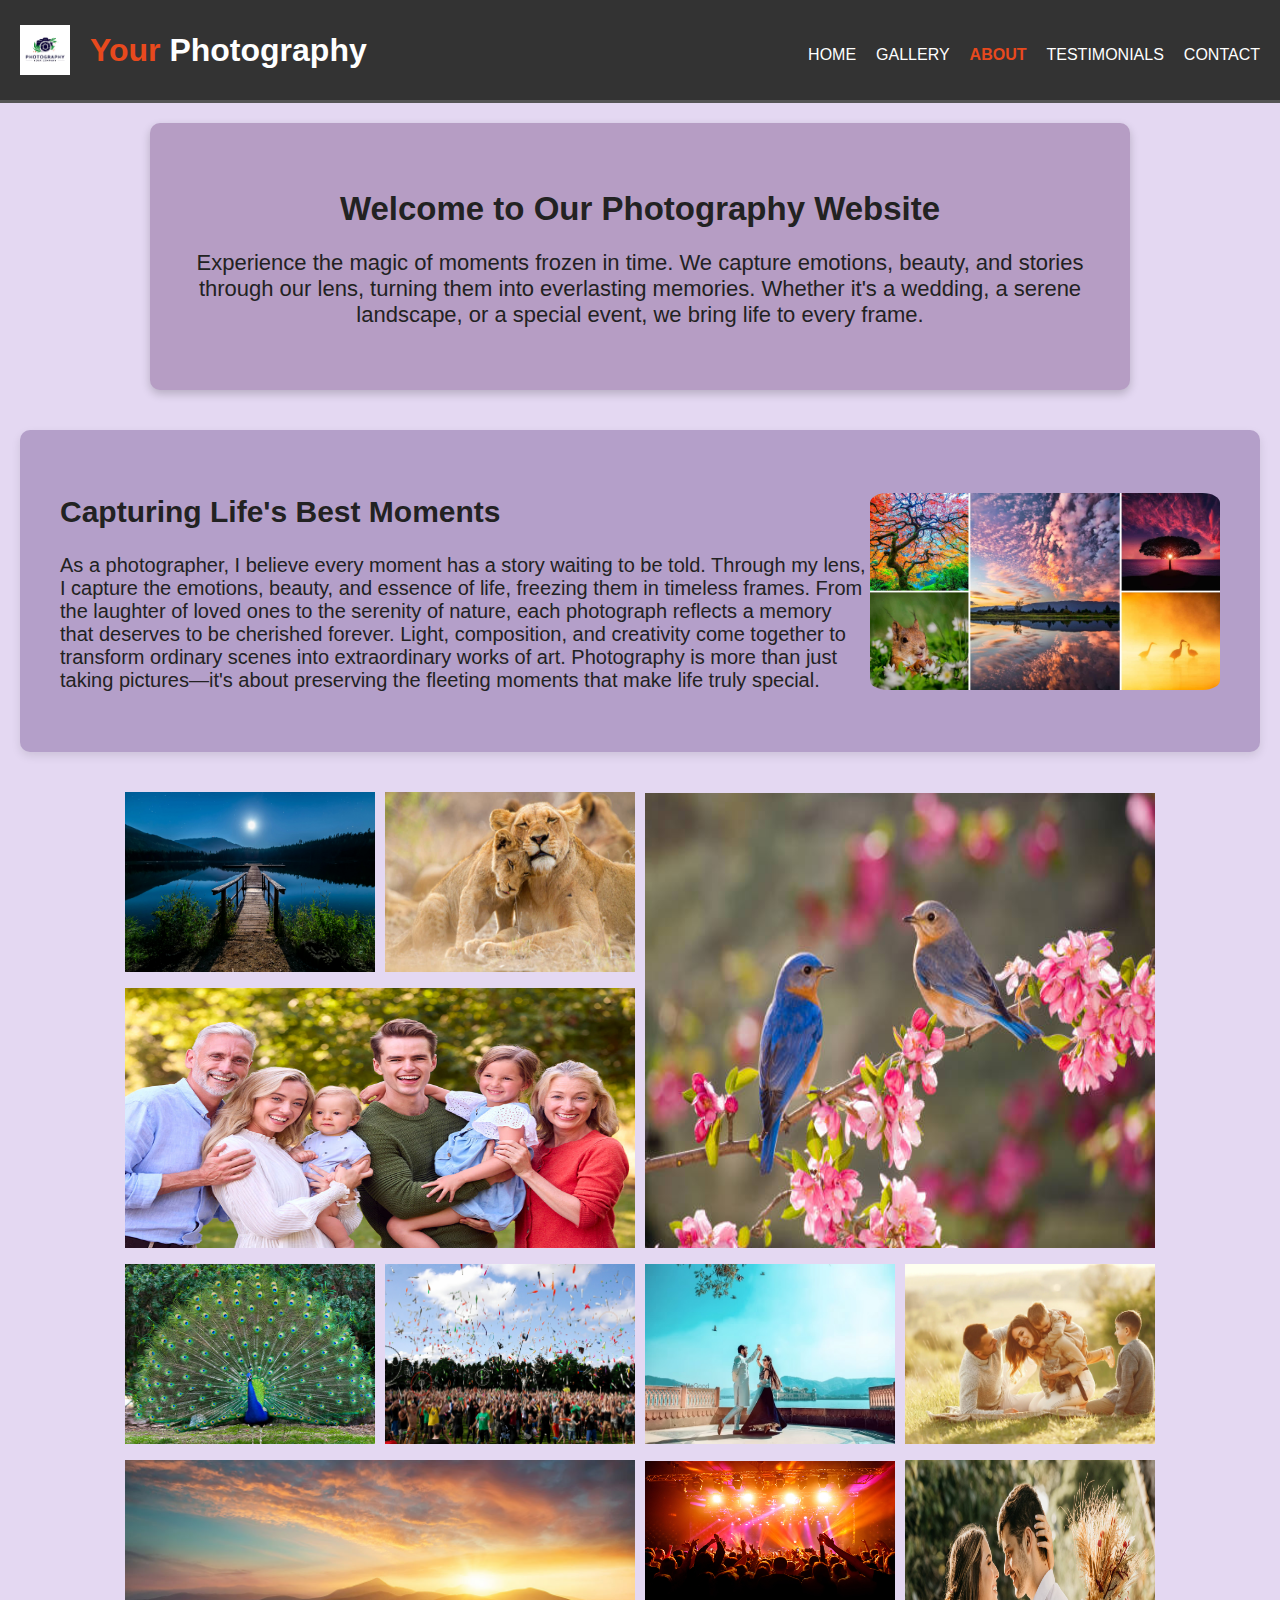
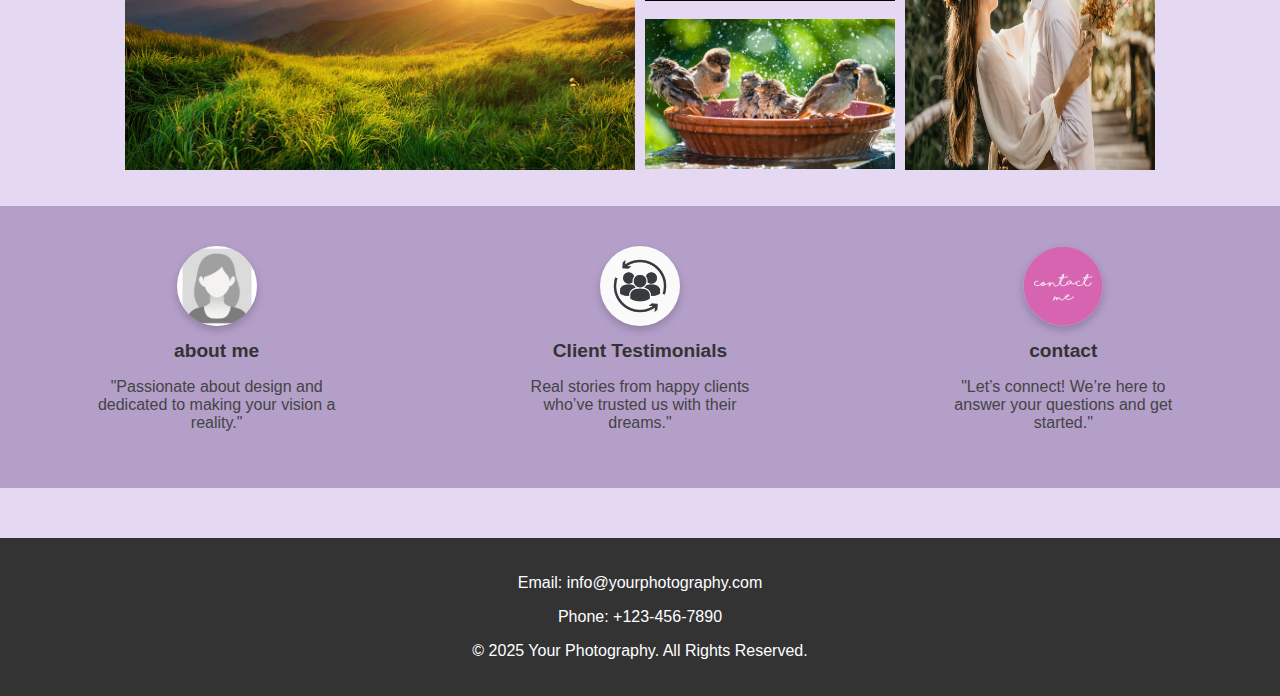
<file: projects/index.html>
<!DOCTYPE html>
<html lang="en">
<head>
    <meta charset="UTF-8">
    <meta name="viewport" content="width=device-width, initial-scale=1.0">
    <title>CSS Grid P1</title>
 <link rel="stylesheet" href="index.css">
</head>
<body>
    <header>
        <div class="navbar-container">
            <div id="branding">
                <a href="home.html"><img src="logo.png" alt="Your Photography Logo" class="logo"></a>
                <h1><span class="highlight">Your</span> Photography</h1>
            </div>
            <nav>
                <ul>
                    <li><a href="index.html">Home</a></li>
                    <li><a href="gallary.html">gallery</a></li>
                    <li class="current"><a href="about.html">about</a></li>
                    <li><a href="testimonials.html">Testimonials</a></li>
                    <li><a href="contact.html">contact</a></li>
                </ul>
            </nav>
        </div>
    </header>

    <div class="welcome-section">
        <h2>Welcome to Our Photography Website</h2>
        <p>Experience the magic of moments frozen in time. We capture emotions, beauty, and stories through our lens, turning them into everlasting memories. Whether it's a wedding, a serene landscape, or a special event, we bring life to every frame.</p>
    </div>

    <div class="feature-section">
        <div class="feature-content">
            <h2>Capturing Life's Best Moments</h2>
          
             <p>   As a photographer, I believe every moment has a story waiting to be told. Through my lens, I capture the emotions, beauty, and essence of life, freezing them in timeless frames. From the laughter of loved ones to the serenity of nature, each photograph reflects a memory that deserves to be cherished forever. Light, composition, and creativity come together to transform ordinary scenes into extraordinary works of art. Photography is more than just taking pictures—it's about preserving the fleeting moments that make life truly special.  
                
                </p>
        </div>
        <img src="nature.jpg" alt="Feature Photo">
    </div>


   
    <div class="grid-container">
        <div class="grid-item a"><a href="gallary.html"><img src="new2.jpg" height="180px" width="250px"></div></a>
        <div class="grid-item b"><a href="gallary.html"><img src="animal3.jpg" height="180px" width="250px"></div></a>
        <div class="grid-item c"><a href="gallary.html"><img src="b1.jpg" height="455px" width="510px"></div></a>

        <div class="grid-item d"><a href="gallary.html"><img src="fm2.jpg" height="260px" width="510px"></div></a>
         <div class="grid-item e"><a href="gallary.html"><img src="bird4.jpg" height="180px" width="250px"></div></a>
         <div class="grid-item f"><a href="gallary.html"><img src="eventt.jpg" height="180px" width="250px"></div></a>
         <div class="grid-item g"><a href="gallary.html"><img src="new1.jpg" height="310px" width="510px"></div></a>
         <div class="grid-item h"><a href="gallary.html"><img src="e1.jpg" height="140px" width="250px"></div></a>
         <div class="grid-item i"><a href="gallary.html"><img src="pa.jpg" height="310px" width="250px"></div></a>
         <div class="grid-item j"><a href="gallary.html"><img src="bb.jpg" height="150px" width="250px"></div></a>
         <div class="grid-item k"><a href="gallary.html"><img src="p2.avif" height="180px" width="250px"></div></a>
         <div class="grid-item l"><a href="gallary.html"><img src="fm.webp" height="180px" width="250px"></div></a>
    </div>
    <section class="info-section">
        <div class="info-item">
            <a href="about.html"><img src="about.jpg" alt="Expert"></a>
            <h3>about me</h3>
            <p>"Passionate about design and dedicated to making your vision a reality."

            </p>
        </div>
        <div class="info-item">
           <a href="testimonials.html"> <img src="client.webp" alt="Testimonial"></a>
            <h3>Client Testimonials</h3>
            <p>Real stories from happy clients who’ve trusted us with their dreams."</p>
        </div>
        <div class="info-item">
            <a href="contact.html"> <img src="contact.png" alt="Financing"></a>
            <h3>contact</h3>
            <p>"Let’s connect! We’re here to answer your questions and get started."

            </p>
        </div>
    </section>
    <footer>
        <div class="container">
            <div class="contact-info">
                <p>Email: <a href="mailto:info@yourphotography.com">info@yourphotography.com</a></p>
                <p>Phone: <a href="tel:+1234567890">+123-456-7890</a></p>
            </div>
            <p>&copy; 2025 Your Photography. All Rights Reserved.</p>
        </div>
    </footer>
</body>
</html>
</file>
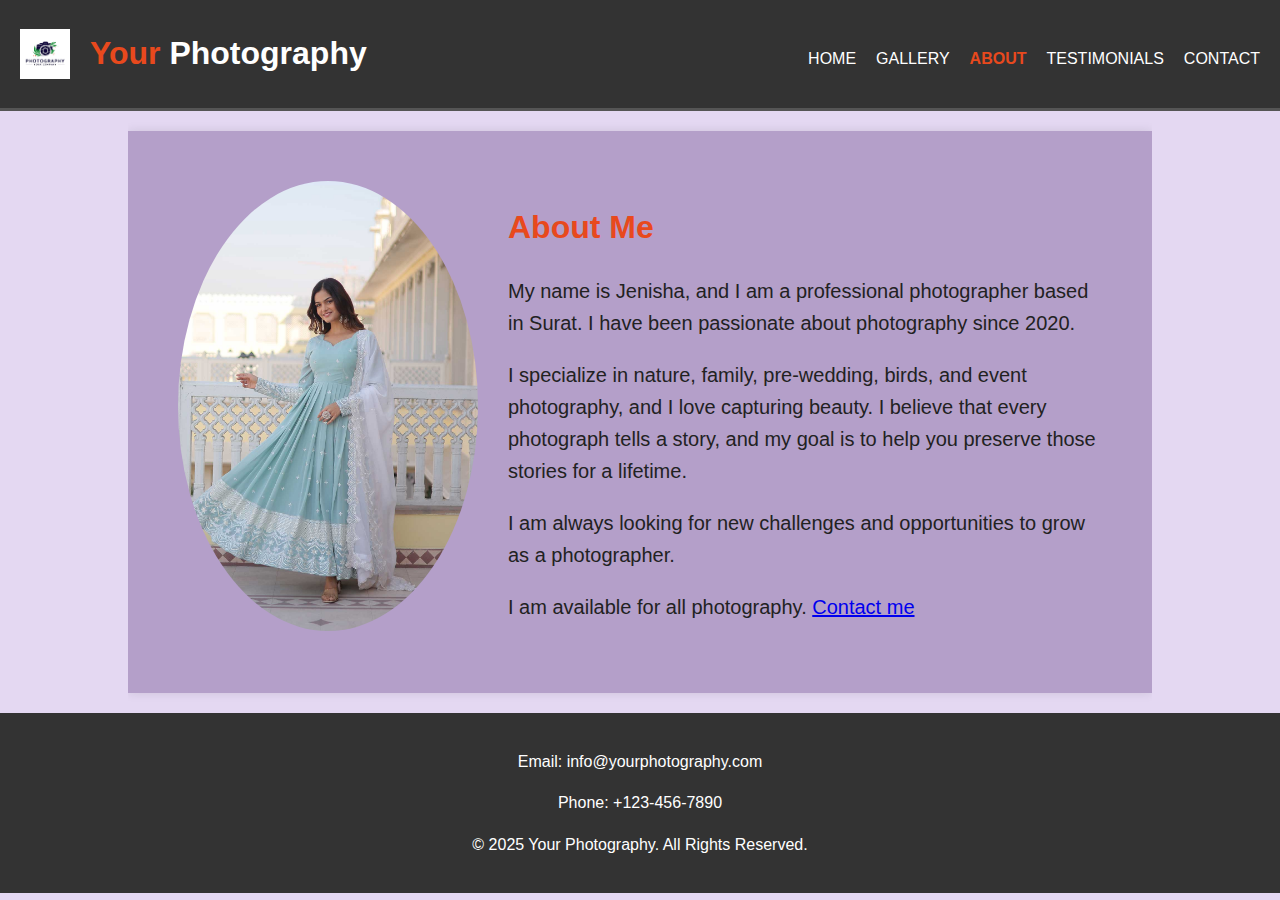
<file: projects/about.html>
<!DOCTYPE html>
<html lang="en">
<head>
    <meta charset="UTF-8">
    <meta name="viewport" content="width=device-width, initial-scale=1.0">
    <title>About Me</title>
   <link rel="stylesheet" href="about.css">
</head>
<body>
    <header>
        <div class="navbar-container">
            <div id="branding">
                <a href="index.html"><img src="logo.png" alt="Your Photography Logo" class="logo"></a>
                <h1><span class="highlight">Your</span> Photography</h1>
            </div>
            <nav>
                <ul>
                    <li><a href="index.html">Home</a></li>
                    <li><a href="gallary.html">gallery</a></li>
                    <li class="current"><a href="about.html">about</a></li>
                    <li><a href="testimonials.html">Testimonials</a></li>
                    <li><a href="contact.html">contact</a></li>
                </ul>
            </nav>
        </div>
    </header>

    <div class="container">
        <section id="about">
            <img src="Premium-Ready-made-Designer-Gown-for-women.jpg" alt="Your Profile Picture">
            <h1>About Me</h1>
            <p>My name is Jenisha, and I am a professional photographer based in Surat. I have been passionate about photography since 2020.</p>
            <p>I specialize in nature, family, pre-wedding, birds, and event photography, and I love capturing beauty. I believe that every photograph tells a story, and my goal is to help you preserve those stories for a lifetime.</p>
            <p>I am always looking for new challenges and opportunities to grow as a photographer.</p>
            <p>I am available for all photography. <a href="contact.html">Contact me</a></p>
        </section>
    </div>

    <footer>
        <div class="container">
            <div class="contact-info">
                <p>Email: <a href="mailto:info@yourphotography.com">info@yourphotography.com</a></p>
                <p>Phone: <a href="tel:+1234567890">+123-456-7890</a></p>
            </div>
            <p>&copy; 2025 Your Photography. All Rights Reserved.</p>
        </div>
    </footer>
</body>
</html>
</file>
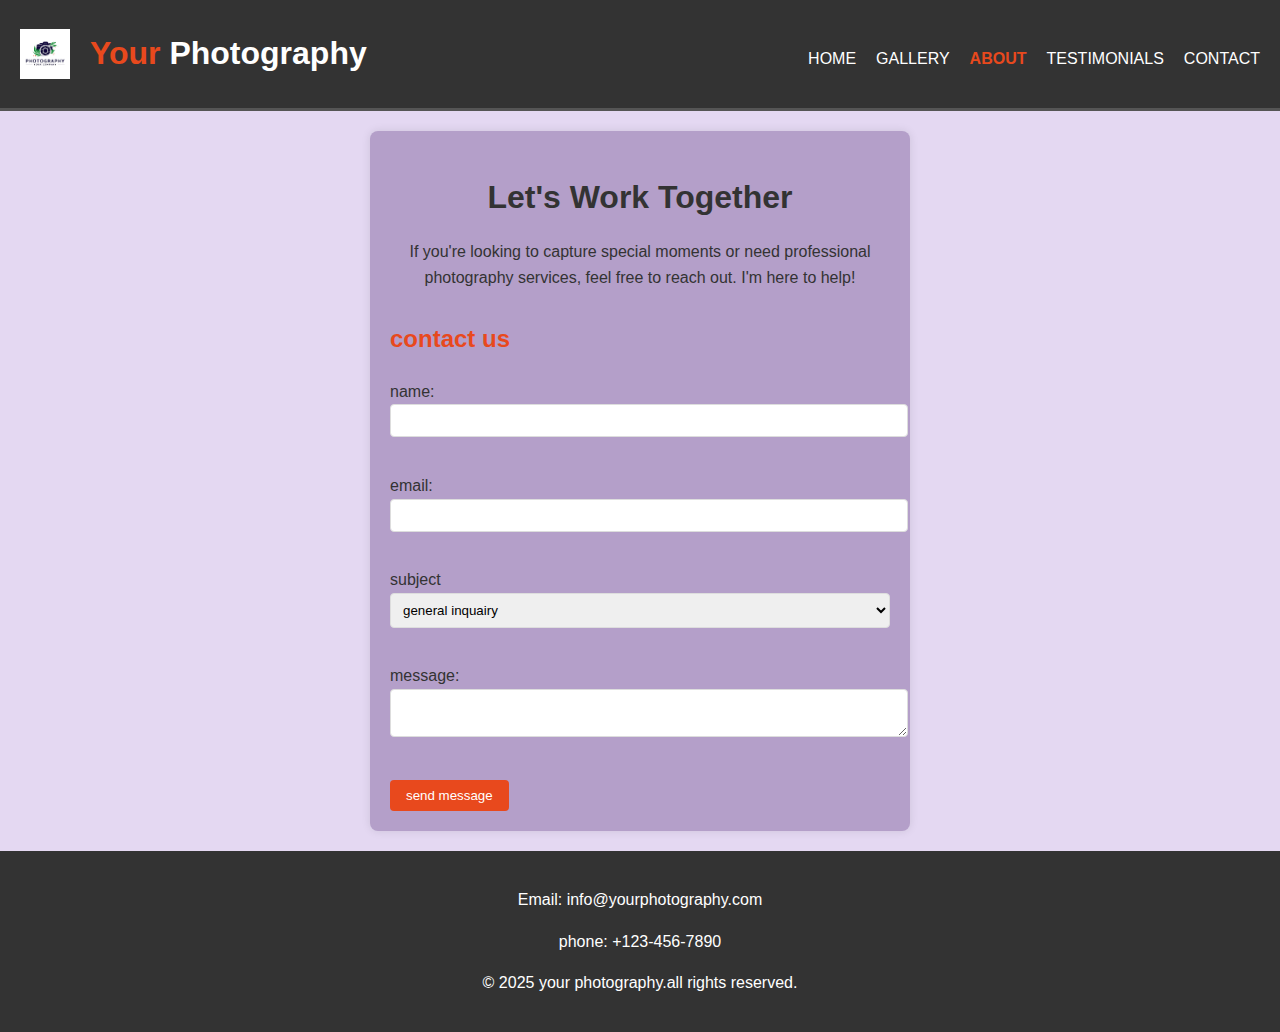
<file: projects/contact.html>
<!DOCTYPE html>
<html lang="en">
<head>
    <meta charset="UTF-8">
    <meta name="viewport" content="width=device-width, initial-scale=1.0">
    <title>contect</title>
    <link rel="stylesheet" href="contact.css">
    <script>
        window.onload = function () {
            let form = document.getElementById("form");
        
            form.addEventListener("submit", function (e) {
                e.preventDefault(); // Prevent default form submission
        
                let name = document.getElementById("name").value;
                let email = document.getElementById("email").value;
                let subject = document.getElementById("subject").value;
                let message = document.getElementById("message").value;
        
                if (name && email && subject && message) {
                    console.log('name:', name);
                    console.log('email:', email);
                    console.log('subject:', subject);
                    console.log('message:', message);
        
                    form.reset();
                    alert('Thank you! your form successfully submitted');
                } else {
                    alert('Please fill out all fields.');
                }
            });
        };
        </script>
        

    
    
</head>
<body>
    <header>
        <div class="navbar-container">
            <div id="branding">
                <a href="index.html"><img src="logo.png" alt="logo" class="logo"></a>
                <h1><span class="highlight">Your </span>Photography</h1>
            </div>
            <nav>
                <ul>
            <li><a href="index.html">home</a></li>
            <li><a href="gallary.html">gallery</a></li>
            <li class="current"><a href="about.html">about</a></li>
            <li><a href="testimonials.html">testimonials</a></li>
            <li><a href="contact.html">contact</a></li>
            </ul>
            </nav>
            </div>
            </header>
<div class="container">
    <section id="contact">
        <div class="contact-header">
            <h1>Let's Work Together</h1>
            <p>If you're looking to capture special moments or need professional photography services, feel free to reach out. I'm here to help!</p>
          </div>
        <h2>contact us</h2>
        <form id="form">
             
    


            <label for="name">name:</label><br>
            <input type="text"  id="name" name="name" required><br><br>

            <label for="email">email:</label><br>
            <input type="email"  id="email" name="email" required><br><br>

            <label for="subject">subject</label><br>
<select id="subject" name="subject"><br><br>
    <option value="general inquairy">general inquairy</option>
    <option value="pricing">pricing</option>
    <option value="booking">booking</option>
    <option value="other">other</option>
</select><br>
<br>
    <label for="message">message:</label><br>
    <textarea id="message" name="message" row="4"  required></textarea><br><br>

    <input type="submit" value="send message">



        </form>
    </section>
</div>
            <footer>
                <div class="container">
                    <div class="contact-info">
                        <p>Email:<a href="mailto:info@yourphotography.com"> info@yourphotography.com</a></p>
                        <p>phone:<a href="tel:+1234567890"> +123-456-7890</a></p>
                    </div>
                    <p>&copy; 2025 your photography.all rights reserved.</p>
                </div>
            </footer>
        
    
</body>

</html>
</file>
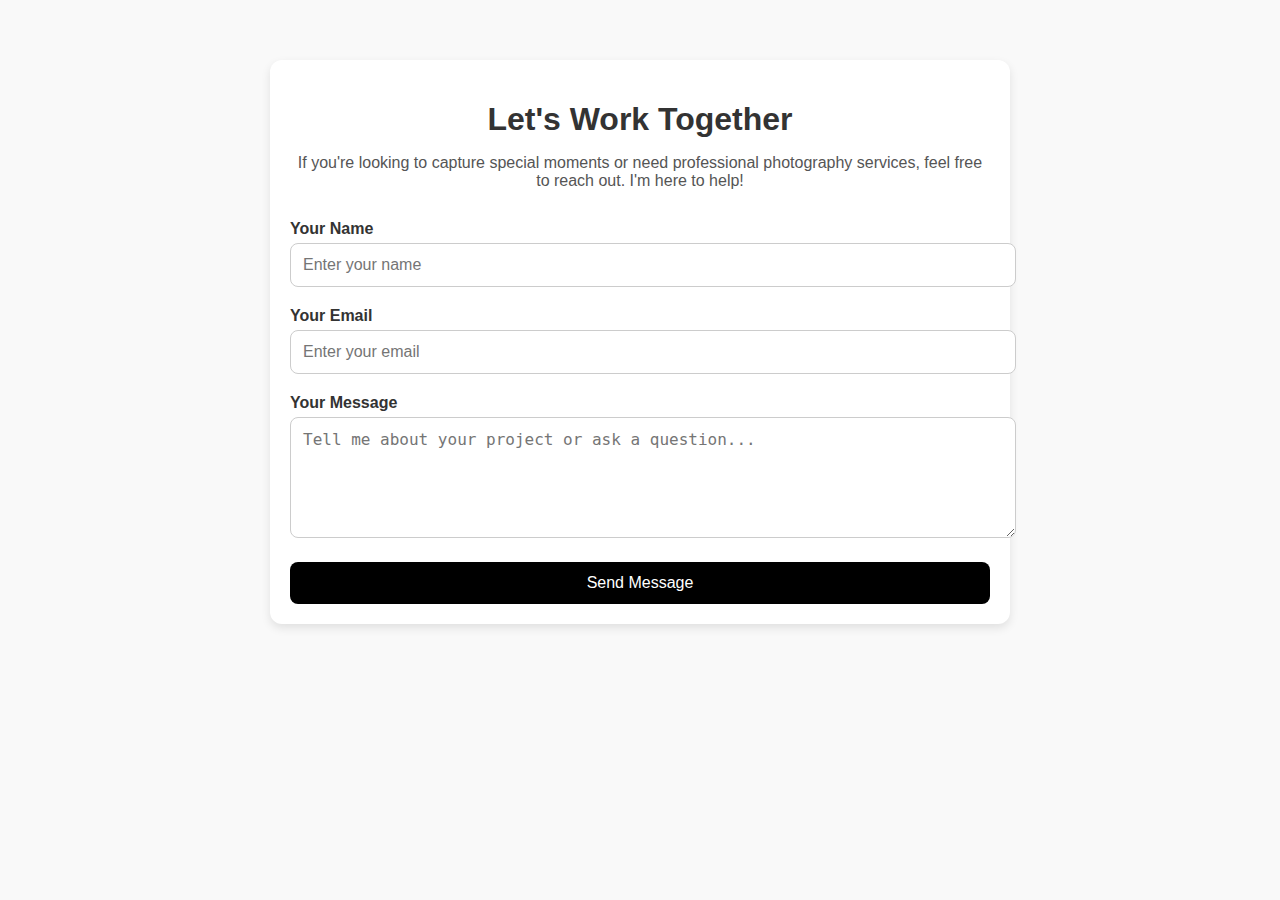
<file: projects/form.html>
<!DOCTYPE html>
<html lang="en">
<head>
  <meta charset="UTF-8" />
  <meta name="viewport" content="width=device-width, initial-scale=1.0" />
  <title>Contact | Your Photography</title>
  <style>
    body {
  font-family: 'Segoe UI', sans-serif;
  margin: 0;
  padding: 0;
  background: #f9f9f9;
  color: #333;
}

.contact-section {
  max-width: 700px;
  margin: 60px auto;
  padding: 20px;
  background: #fff;
  box-shadow: 0 4px 10px rgba(0, 0, 0, 0.1);
  border-radius: 12px;
}

.contact-header h1 {
  font-size: 2rem;
  margin-bottom: 10px;
  text-align: center;
}

.contact-header p {
  font-size: 1rem;
  text-align: center;
  color: #555;
  margin-bottom: 30px;
}

.contact-form .form-group {
  margin-bottom: 20px;
}

.contact-form label {
  display: block;
  font-weight: 600;
  margin-bottom: 5px;
}

.contact-form input,
.contact-form textarea {
  width: 100%;
  padding: 12px;
  border: 1px solid #ccc;
  border-radius: 8px;
  font-size: 1rem;
}

.contact-form button {
  display: block;
  width: 100%;
  padding: 12px;
  font-size: 1rem;
  background: #000;
  color: #fff;
  border: none;
  border-radius: 8px;
  cursor: pointer;
  transition: background 0.3s ease;
}

.contact-form button:hover {
  background: #444;
}

  </style>
</head>
<body>
  <section class="contact-section">
    <div class="contact-header">
      <h1>Let's Work Together</h1>
      <p>If you're looking to capture special moments or need professional photography services, feel free to reach out. I'm here to help!</p>
    </div>

    <form class="contact-form">
      <div class="form-group">
        <label for="name">Your Name</label>
        <input type="text" id="name" name="name" placeholder="Enter your name" required />
      </div>
      <div class="form-group">
        <label for="email">Your Email</label>
        <input type="email" id="email" name="email" placeholder="Enter your email" required />
      </div>
      <div class="form-group">
        <label for="message">Your Message</label>
        <textarea id="message" name="message" rows="5" placeholder="Tell me about your project or ask a question..." required></textarea>
      </div>
      <button type="submit">Send Message</button>
    </form>
  </section>
</body>
</html>
</file>
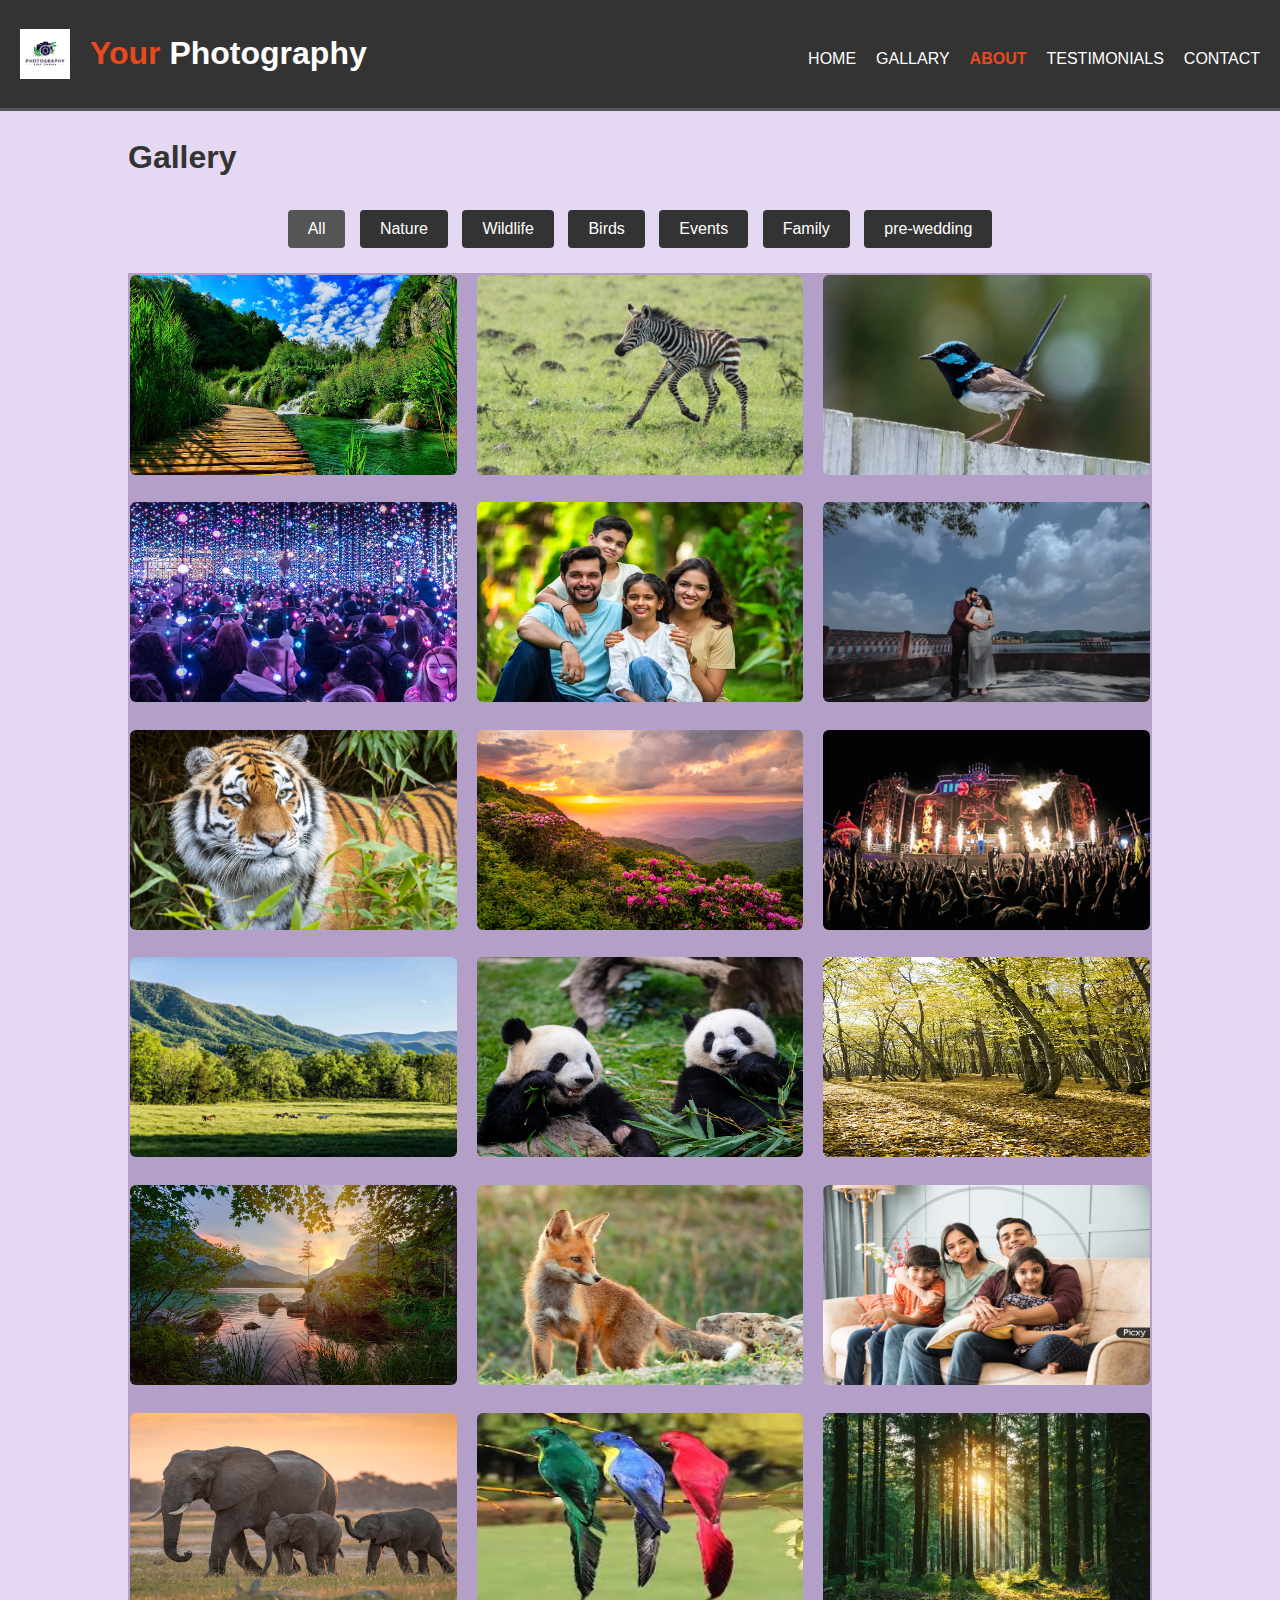
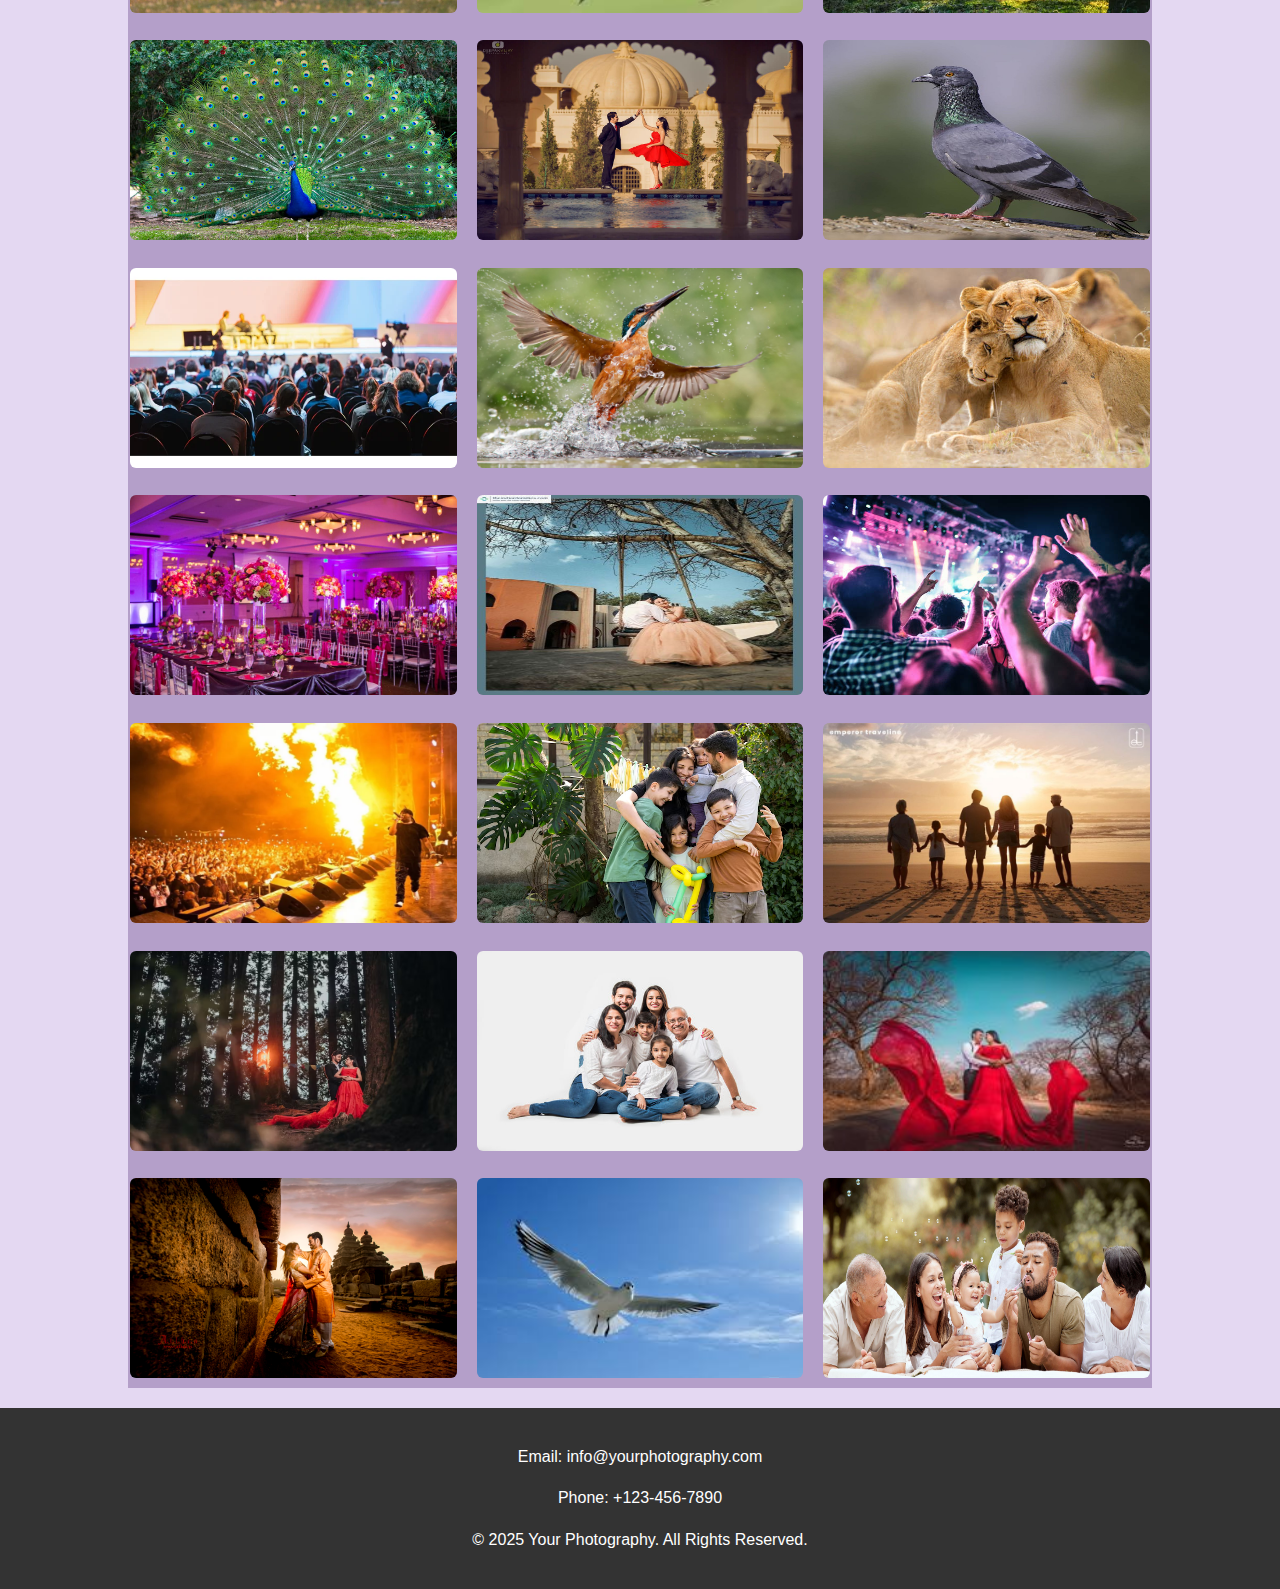
<file: projects/gallary.html>
<!DOCTYPE html>
<html lang="en">
<head>
    <meta charset="UTF-8">
    <meta name="viewport" content="width=device-width, initial-scale=1.0">
    <title>Gallery</title>
    <link rel="stylesheet" href="gallery.css">
         

</head>
<body>
    
    <header>
        <div class="navbar-container">
            <div id="branding">
                <a href="index.html"><img src="logo.png" alt="Your Photography Logo" class="logo"></a>
                <h1><span class="highlight">Your</span> Photography</h1>
            </div>
            <nav>
                <ul>
                    <li><a href="index.html">Home</a></li>
                    <li><a href="gallary.html">gallary</a></li>
                    <li class="current"><a href="about.html">about</a></li>
                    <li><a href="testimonials.html">Testimonials</a></li>
                    <li><a href="contact.html">contact</a></li>
                </ul>
            </nav>
        </div>
    </header>


    <div class="container">
        <h1>Gallery</h1>
        <div class="filter-container">
            <button class="filter-button active" data-filter="all">All</button>
            <button class="filter-button" data-filter="nature">Nature</button>
            <button class="filter-button" data-filter="wildlife">Wildlife</button>
            <button class="filter-button" data-filter="birds">Birds</button>
            <button class="filter-button" data-filter="events">Events</button>
            <button class="filter-button" data-filter="family">Family</button>
            <button class="filter-button" data-filter="pre-wedding">pre-wedding</button>
        </div>
       
    <div class="gallery" id="gallery">
        <div class="item nature"><img src="scenic-view-waterfall-forest-against-sky_1048944-7657436.avif" height="200px" width="200px" alt="Nature 1"></div>
        <div class="item wildlife"><img src="animal2.jpg"height="200px" width="200px" alt="Wildlife 1"></div>
        <div class="item birds"><img src="bridss.webp"height="200px" width="200px" alt="Birds 1"></div>
        <div class="item events"><img src="event2.jpg"height="200px" width="200px" alt="Event 1"></div>
        <div class="item family"><img src="family1.jpg" height="200px" width="200px"alt="Family 1"></div>
        <div class="item pre-wedding"><img src="p4.webp" height="200px" width="200px"alt="Festival 1"></div>
        <div class="item wildlife"><img src="Tiger-600x380.jpg"height="200px" width="200px" alt="Wildlife 1"></div>
        <div class="item nature"><img src="istockphoto-1403500817-612x612.jpg" height="200px" width="200px" alt="Nature 2"></div>
        
        <div class="item events"><img src="event.webp"height="200px" width="200px" alt="Event 2"></div>
        <div class="item nature"><img src="2536501_Smoky_59-2000-0271fc9eae6b4efca5d9b976c820925e.jpg" height="200px" width="200px" alt="Nature 4"></div>
        <div class="item wildlife"><img src="animal4.webp"height="200px" width="200px" alt="Wildlife 1"></div>
        <div class="item nature"><img src="young-forest-deciduous-trees-autumn-season-landscape-beautiful-real-nature-landscape-beautiful-real-nature-223504622.webp" height="200px" width="200px" alt="Nature 5"></div>
        <div class="item nature"><img src="green-trees-near-body-water-daytime_395237-20.avif" height="200px" width="200px" alt="Nature 1"></div>
    
        <div class="item wildlife"><img src="image6.jpg"height="200px" width="200px" alt="Wildlife 1"></div>
        <div class="item family"><img src="family3.jpg" height="200px" width="200px"alt="Family 3"></div>
        <div class="item wildlife"><img src="animal5.jpg"height="200px" width="200px" alt="Wildlife 1"></div>
       
        <div class="item birds"><img src="b4.jfif"height="200px" width="200px" alt="Birds 2"></div>
        <div class="item nature"><img src="istockphoto-1419410282-612x612.webp" height="200px" width="200px" alt="Nature 3"></div>
        <div class="item birds"><img src="bird4.jpg"height="200px" width="200px" alt="Birds 4"></div>
        <div class="item pre-wedding"><img src="p7.jpg" height="200px" width="200px"alt="Festival 1"></div>
        <div class="item birds"><img src="bird5.jpg"height="200px" width="200px" alt="Birds 5"></div>
        <div class="item events"><img src="event5.webp"height="200px" width="200px" alt="Event 5"></div>
        <div class="item birds"><img src="bird6.avif"height="200px" width="200px" alt="Birds 6"></div>
        <div class="item wildlife"><img src="animal3.jpg"height="200px" width="200px" alt="Wildlife 1"></div>
        <div class="item events"><img src="event 3.jpg"height="200px" width="200px" alt="Event 3"></div>
        <div class="item pre-wedding"><img src="p5.jpg" height="200px" width="200px"alt="Festival 1"></div>
        <div class="item events"><img src="event4.jpg"height="200px" width="200px" alt="Event 4"></div>
     
        <div class="item events"><img src="event8.webp"height="200px" width="200px" alt="Event 6"></div>
        <div class="item family"><img src="family2.avif" height="200px" width="200px"alt="Family 2"></div>
        
        <div class="item family"><img src="family5.jpg" height="200px" width="200px"alt="Family 4"></div>
        <div class="item pre-wedding"><img src="p1.avif" height="200px" width="200px"alt="Festival 1"></div>
        <div class="item family"><img src="f7.jpg" height="200px" width="200px"alt="Family 6"></div>
        <div class="item pre-wedding"><img src="p2.jpg" height="200px" width="200px"alt="Festival 1"></div>
        
        <div class="item pre-wedding"><img src="p6.jpg" height="200px" width="200px"alt="Festival 1"></div>
        <div class="item birds"><img src="b5.jfif"height="200px" width="200px" alt="Birds 3"></div>
        <div class="item family"><img src="f3.jpeg" height="200px" width="200px"alt="Family 7"></div>



        
    </div>
</div>
    <footer>
        <div class="container">
            <div class="contact-info">
                <p>Email: <a href="mailto:info@yourphotography.com">info@yourphotography.com</a></p>
                <p>Phone: <a href="tel:+1234567890">+123-456-7890</a></p>
            </div>
            <p>&copy; 2025 Your Photography. All Rights Reserved.</p>
        </div>
    </footer>

    <script>
        const filterButtons = document.querySelectorAll('.filter-button');
        const galleryItems = document.querySelectorAll('.gallery .item');

        filterButtons.forEach(button => {
            button.addEventListener('click', () => {
                filterButtons.forEach(btn => btn.classList.remove('active'));
                button.classList.add('active');

                const filter = button.getAttribute('data-filter');
                galleryItems.forEach(item => {
                    if (filter === 'all' || item.classList.contains(filter)) {
                        item.style.display = 'grid';
                    } else {
                        item.style.display = 'none';
                    }
                });
            });
        });
        const galleryImages = document.querySelectorAll('.gallery-item img');

galleryImages.forEach(img => {
    img.addEventListener('touchstart', () => {
        img.style.transform = 'scale(1.05)';
    });

    img.addEventListener('touchend', () => {
        img.style.transform = 'scale(1)';
    });
});
    </script>
</body>
</html>
</file>
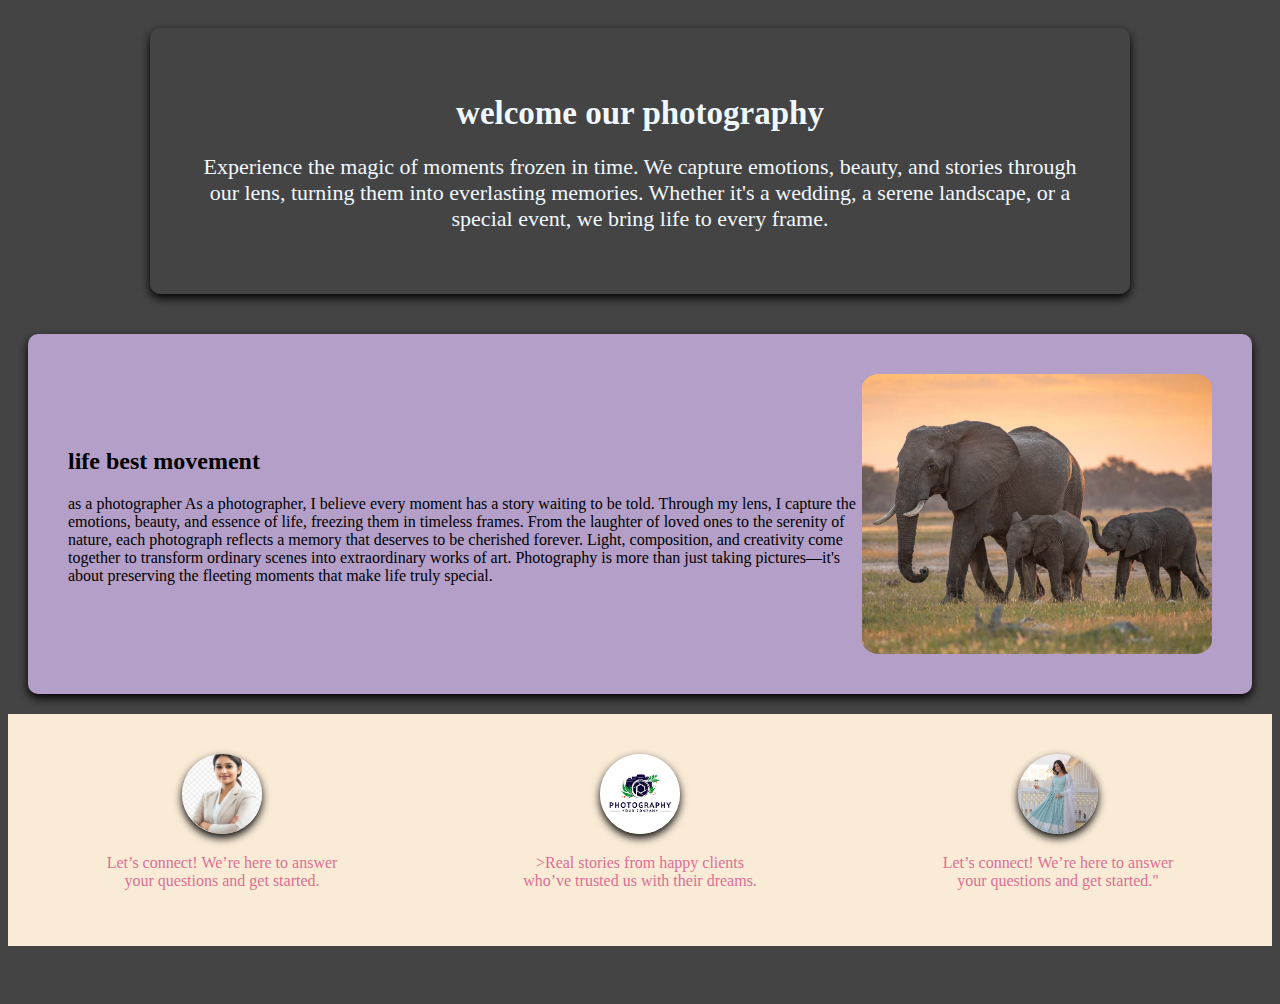
<file: projects/h.html>
<!DOCTYPE html>
<html lang="en">
<head>
    <meta charset="UTF-8">
    <meta name="viewport" content="width=device-width, initial-scale=1.0">
    <title>Document</title>
    <style>
        body{
        background-color: #444;
        display: flex;
        flex-direction: column;
        min-height: 100vh;
        
          
        }
        .welcome-section{
            text-align: center;
            padding: 40px;
            color: aliceblue;
            font-size: 22px;
            border-radius: 10px;
            margin: 20px auto;
            max-width: 900px;
            box-shadow: 0px 4px 10px black;
            animation: backgroundFade 10s infinite alternate ;
          
        }
        .welcome-section h2{
            margin-bottom: 15px;
        }
        .feature-section{
            display: flex;
            align-items: center;
            justify-content: space-between;
            padding: 40px;
            background-color: #b49fc9;
            margin:20px;
            border-radius: 10px;
            box-shadow: 0px 4px 10px black;
        }
        .feature-section img{
            width:350px;
            height: auto;
            border-radius: 5%;
        }

        @keyframes backgroundFade{
            0%{background-color: antiquewhite;}
            50%{background-color: rgb(203, 117, 3);}
            100%{background-color: rgb(58, 38, 12);}
        }
        .inso-section{
            display: flex;
            justify-content: space-around;
            padding: 40px 20px;
            background-color: antiquewhite;
            gap:30px;
            margin-bottom: 50px;
        }
        .info-item{
            text-align: center;
            flex-wrap: wrap;
            max-width: 250px;
            transition: transform 0.3s ease;
        }
        .info-item img{
            width:80px;
            height: 80px;
            object-fit: cover;
            border-radius: 50%;
            box-shadow: 0 4px 8px black;
        }
        .info-item p{
            color: palevioletred;
        }
        @keyframes fadeIn{
from {opacity:0;}
to{opacity: 1;}
        }
        @keyframes rotate{
            from{transform: rotate(0deg);}
            to{
                transform: rotate(360deg);
            }
            
        }
        .info-item img{
            animation:rotate 5s linear infinite;
        }
          @media (max-width:992px){
            .feature-section{
                flex-direction: column;
                text-align: center;
            } 
        }
        
    </style>
</head>
<body>

<div class="welcome-section">
<h2>welcome our photography</h2>
<p>Experience the magic of moments frozen in time. We capture emotions, beauty, and stories through our lens, turning them into everlasting memories. Whether it's a wedding, a serene landscape, or a special event, we bring life to every frame.</p>
</div>
<div class="feature-section">
    <div class="feature-content">
        <h2>life best movement</h2>
        <p>as a photographer   As a photographer, I believe every moment has a story waiting to be told. Through my lens, I capture the emotions, beauty, and essence of life, freezing them in timeless frames. From the laughter of loved ones to the serenity of nature, each photograph reflects a memory that deserves to be cherished forever. Light, composition, and creativity come together to transform ordinary scenes into extraordinary works of art. Photography is more than just taking pictures—it's about preserving the fleeting moments that make life truly special. </p>

</div>
<img src="animal5.jpg">
</div>
    <section class="inso-section">
    <div class="info-item">
        <a href="testimonis.html"><img src="women1.webp"></a>
        <p>Let’s connect! We’re here to answer your questions and get started.</p>
        </div>

    
        <div class="info-item">
            <a href="about"><img src="logo.png"></a>
            <p>>Real stories from happy clients who’ve trusted us with their dreams.</p>
        </div>
        <div class="info-item">
            <a href="contact"><img src="Premium-Ready-made-Designer-Gown-for-women.jpg"></a>
            <p>Let’s connect! We’re here to answer your questions and get started."
            </p>
        </div>
    </section>
</body>
</html>
</file>
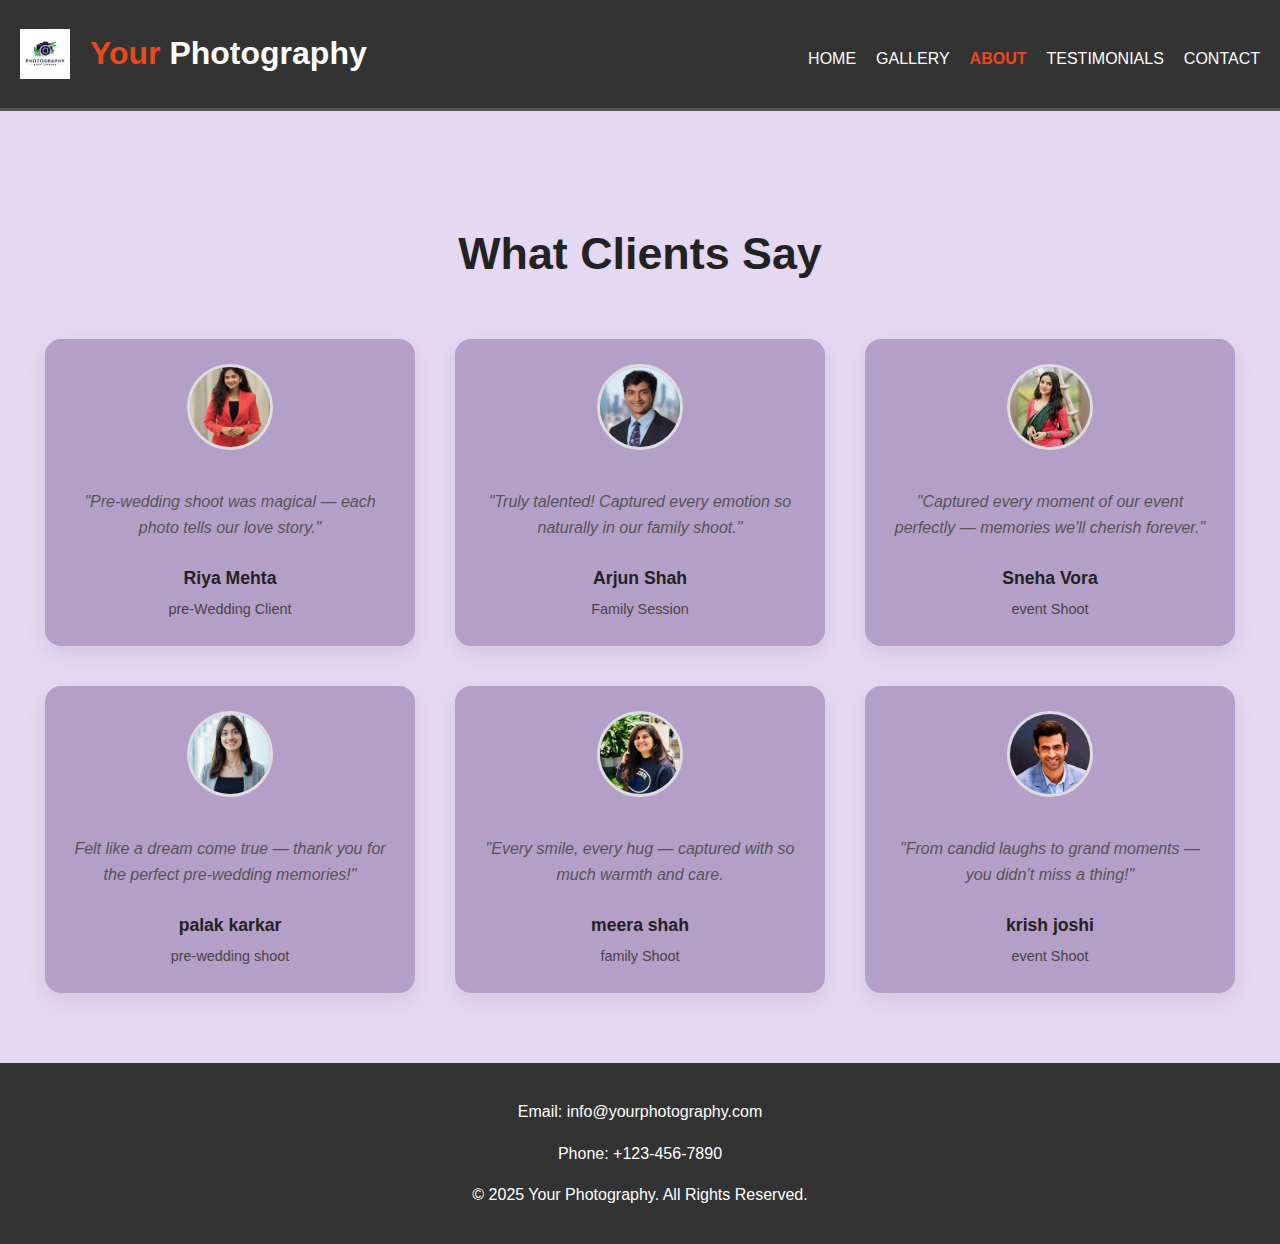
<file: projects/testimonials.html>
<!DOCTYPE html>
<html lang="en">
<head>
    <meta charset="UTF-8">
    <meta name="viewport" content="width=device-width, initial-scale=1.0">
    <title>Document</title>
    <link rel="stylesheet" href="testimonias.css">
       


    
</head>
<body>
    <header>
        <div class="navbar-container">
            <div id="branding">
                <a href="index.html"><img src="logo.png" alt="Your Photography Logo" class="logo"></a>
                <h1><span class="highlight">Your</span> Photography</h1>
            </div>
            <nav>
                <ul>
                    <li><a href="index.html">Home</a></li>
                    <li><a href="gallary.html">gallery</a></li>
                    <li class="current"><a href="about.html">about</a></li>
                    <li><a href="testimonials.html">Testimonials</a></li>
                    <li><a href="contact.html">contact</a></li>
                </ul>
            </nav>
        </div>
    </header>

    <section class="testimonials" id="testimonials">
        <h2>What Clients Say</h2>
        <div class="testimonial-container">
          
          <div class="testimonial">
            <img src="riya.jfif" alt="Client Photo">
            <p>"Pre-wedding shoot was magical — each photo tells our love story."</p>
            <h4>Riya Mehta</h4>
            <span>pre-Wedding Client</span>
          </div>
      
          <div class="testimonial">
            <img src="arajun.webp" alt="Client Photo">
            <p>"Truly talented! Captured every emotion so naturally in our family shoot."</p>
            <h4>Arjun Shah</h4>
            <span>Family Session</span>
          </div>
      
          <div class="testimonial">
            <img src="sneha.avif" alt="Client Photo">
            <p>"Captured every moment of our event perfectly — memories we'll cherish forever."</p>
            <h4>Sneha Vora</h4>
            <span>event Shoot</span>
          </div>

          <div class="testimonial">
            <img src="palak.jfif" alt="Client Photo">
            <p>Felt like a dream come true — thank you for the perfect pre-wedding memories!"</p>
            <h4>palak karkar</h4>
            <span>pre-wedding shoot</span>
          </div>

          <div class="testimonial">
            <img src="meera.jfif" alt="Client Photo">
            <p>"Every smile, every hug — captured with so much warmth and care.</p>
            <h4>meera shah</h4>
            <span>family Shoot</span>
          </div>

          <div class="testimonial">
            <img src="karan2.jfif" alt="Client Photo">
            <p>"From candid laughs to grand moments — you didn’t miss a thing!"</p>
            <h4>krish joshi</h4>
            <span>event Shoot</span>
          </div>
      
        </div>
      </section>
      
    <footer>
        <div class="container">
            <div class="contact-info">
                <p>Email: <a href="mailto:info@yourphotography.com">info@yourphotography.com</a></p>
                <p>Phone: <a href="tel:+1234567890">+123-456-7890</a></p>
            </div>
            <p>&copy; 2025 Your Photography. All Rights Reserved.</p>
        </div>
    </footer>
      
</body>
</html>
</file>
<file: projects/index.css>
body {
    display: flex;
    flex-direction: column;
    min-height: 100vh;
    margin: 0;
    background-color:#e4d8f2;
    font-family: Arial, sans-serif;
    
}
.container {
    width: 80%;
    margin: auto;
    overflow: hidden;
}



/* body {
    font-family: Arial, sans-serif;
    line-height: 1.6;
    margin: 0;
    padding: 0;
    background-color:#e4d8f2;
    color: #333;
}
.container {
    width: 80%;
    margin: auto;
    overflow: hidden;
} */
header {
    background: #333;
    color: #fff;
    padding: 20px 0;
    border-bottom: #555 3px solid;
}
header .navbar-container {
    display: flex;
    justify-content: space-between;
    align-items: center;
    padding: 0 20px;
}
header a {
    color: #fff;
    text-decoration: none;
    text-transform: uppercase;
    font-size: 16px;
}
header ul {
    padding: 0;
    list-style: none;
    display: flex;
    justify-content: center;
    gap: 20px;
}
header li {
    display: inline;
}
header #branding {
    display: flex;
    align-items: center;
}
header #branding h1 {
    margin: 0;
    margin-left: 10px;
}
header nav {
    margin-top: 10px;
}
header .highlight, header .current a {
    color: #e8491d;
    font-weight: bold;
}
header a:hover {
    color: #e8491d;
    font-weight: bold;
}
header #branding .logo {
    width: 50px; /* Adjust the size as needed */
    height: auto;
    margin-right: 10px; /* Add some space between the logo and the text */
    vertical-align: middle; /* Align the logo vertically */
}
.welcome-section {
    text-align: center;
    padding: 40px;
    /* background: linear-gradient(to right, #6a11cb, #2575fc); */
    color:#222;
    font-size: 22px;
    border-radius: 10px;
    margin: 20px auto;
    max-width: 900px;
    box-shadow: 0px 4px 10px rgba(0, 0, 0, 0.2);
    background-color: #b69dc4;
    animation: backgroudFade 10s infinite alternate;
}
.welcome-section h2 {
    margin-bottom: 15px;
}
@keyframes backgroudFade {
    0%{background-color:#9d6ea6;}
    50%{background-color:#baa7d9}
    100%{background-color:#927fb0;}
}
.feature-section {
    display: flex;
    align-items: center;
    justify-content: space-between;
    padding: 40px;
    background: #b49fc9;
    margin: 20px;
    border-radius: 10px;
    box-shadow: 0px 4px 10px rgba(0, 0, 0, 0.1);
    font-size: 20px;
    color:#222;
}
.feature-section img {
    width: 350px;
    height: auto;
    border-radius: 5%;
}

.grid-container {
    display: grid;
    grid-template-columns: 1fr 1fr 1fr 1fr;
    grid-template-rows: auto;
    gap: 10px;
    width: auto;
    
  justify-content: center;
    margin: auto;
    padding-top: 20px;
    padding-bottom: 30px;
}
.grid-item {
    display: flex;
    justify-content: center;
    align-items: center;
    font-size: 25px;
    color: white;
}
    /* height: 100px;
    width: 100px;
} */







.a{
    grid-column: 1/2;
    grid-row: 1/2;
   
    
 }
 .b{
    grid-column: 2/3;
    grid-row: 1/2;
   
    
 }
 .c{
    grid-column: 3/5;
    grid-row: 1/4;
   
 }
 .d{
    grid-column: 1/3;
    grid-row: 2/4;
   
    
 }
 .e{
    grid-column: 1/2;
    grid-row: 4/5;
 
    
 }
 .f{
    grid-column: 2/3;
    grid-row: 4/5;
  
  
 }
 .g{
    grid-column: 1/3;
    grid-row: 5/7;
 
   
 }
 .h{
    grid-column: 3/4;
    grid-row: 5/6;
   
   
 }
 .i{
    grid-column: 4/5;
    grid-row: 5/7;
    
  
 }
 .j{
    grid-column: 3/4;
    grid-row: 6/7;
   
 }
 .k{
    grid-column: 3/4;
    grid-row: 4/5;
 }
 .l{
    grid-column: 4/5;
    grid-row: 4/5;
  
 }
 .info-section {
display: flex;
justify-content: space-around;
padding: 40px 20px;
background-color:#b49fc9;
gap: 30px; /* Space between items */
margin-bottom: 50px; /* Space below info-section */
}



.info-item {
text-align: center;
/* flex-wrap: wrap; */
max-width: 250px;
transition: transform 0.3s ease;
}

.info-item:hover {
transform: translateY(-10px);
}

.info-item img {
width: 80px;  /* Reduce size */
height: 80px; /* Reduce size */
object-fit: cover; /* Prevent distortion */
border-radius: 50%; /* Make it a perfect circle */
box-shadow: 0 4px 8px rgba(0, 0, 0, 0.2);
}



.info-item h3 {
font-size: 1.2em;
font-weight: 600; /* Semi-bold */
margin: 10px 0;
color: #333333; /* Dark text for contrast */
}

.info-item p {
color: #444; /* Medium dark text for contrast */
}
/* @keyframes fadeIn {
from { opacity: 0; }
to { opacity: 1; }
} */

@keyframes rotate {
from { transform: rotate(0deg); }
to { transform: rotate(360deg); }
} 



.info-item img {
animation: rotate 5s linear infinite;
}
footer {
    background: #333;
    color: #fff;
    text-align: center;
    padding: 20px 0;
    position: relative;
}
footer .contact-info {
    margin-bottom: 10px;
}
footer .contact-info a {
    color: #fff;
    text-decoration: none;
    font-size: 16px;
}
footer .contact-info a:hover {
    color: #e8491d;
}
/* @media (max-width:1400px){
    .grid-container {
        grid-template-columns: 1fr 1fr 1fr;
        flex-direction: column;
        
        }
        .grid-item img {
        width: 100% ;
        height: auto ;
        }
    .a{
        grid-column: 1/2;
        grid-row: 1/2;
       
        
     }
     .b{
        grid-column: 2/3;
        grid-row: 1/2;
       
        
     }
     .c{
        grid-column: 3/4;
        grid-row: 1/2;
       
     }
     .d{
        grid-column: 1/2;
        grid-row: 2/3;
       
        
     }
     .e{
        grid-column: 2/3;
        grid-row: 2/3;
     
        
     }
     .f{
        grid-column: 3/4;
        grid-row: 2/3;
      
      
     }
     .g{
        grid-column: 1/2;
        grid-row: 3/4;
     
       
     }
     .h{
        grid-column: 2/3;
        grid-row: 3/4;
       
       
     }
     .i{
        grid-column: 3/4;
        grid-row: 3/4;
        
      
     }
     .j{
        grid-column: 1/2;
        grid-row: 4/5;
       
     }
     .k{
        grid-column: 2/3;
        grid-row: 4/5;
     }
     .l{
        grid-column: 3/4;
        grid-row: 4/5;
      
     }
} */

@media (max-width: 992px) {
    .grid-container {
        grid-template-columns: 1fr 1fr;
        flex-direction: column;
        height: auto;
        }
        .grid-item img {
        width: 100% ;
        height: auto ;
        }
        .a{
            grid-column: 1/2;
            grid-row: 1/2;
            
           
            
         }
         .b{
            grid-column: 2/3;
            grid-row: 1/2;
            
        
        
           
            
         }
         .c{
            grid-column:1/2;
            grid-row: 2/3;
           
         }
         .d{
            grid-column: 2/3;
            grid-row: 2/3;
           
            
         }
         .e{
            grid-column: 1/2;
            grid-row: 3/4;
         
            
         }
         .f{
            grid-column: 2/3;
            grid-row: 3/4;
          
          
         }
         .g{
            grid-column: 1/2;
            grid-row: 4/5;
         
           
         }
         .h{
            grid-column: 2/3;
            grid-row: 4/5;
           
           
         }
         .i{
            grid-column: 1/2;
            grid-row: 5/6;
            
          
         }
         .j{
            grid-column: 2/3;
            grid-row: 5/6;
           
         }
         .k{
            grid-column: 1/2;
            grid-row: 6/7;
         }
         .l{
            grid-column: 2/3;
            grid-row: 6/7;
          
         }
.feature-section {
flex-direction: column;
text-align: center;
}
.feature-section img {
width: 80%;
margin-top: 20px;
}
.info-section {
flex-direction: column;
align-items: center;
}
}

@media (max-width: 600px) {
.grid-container {
grid-template-columns: 1fr;
flex-direction: column;
}
.grid-item img {
width: 100% ;
height: auto ;
}
.a{
    grid-column: 1/2;
    grid-row: 1/2;
    
   
    
 }
 .b{
    grid-column: 1/2;
    grid-row: 2/3;
    


   
    
 }
 .c{
    grid-column:1/2;
    grid-row: 3/4;
   
 }
 .d{
    grid-column: 1/2;
    grid-row: 4/5;
   
    
 }
 .e{
    grid-column: 1/2;
    grid-row: 5/6;
 
    
 }
 .f{
    grid-column: 1/2;
    grid-row: 6/7;
  
  
 }
 .g{
    grid-column: 1/2;
    grid-row: 7/8;
 
   
 }
 .h{
    grid-column: 1/2;
    grid-row: 8/9;
   
   
 }
 .i{
    grid-column: 1/2;
    grid-row: 9/10;
    
  
 }
 .j{
    grid-column: 1/2;
    grid-row: 10/11;
   
 }
 .k{
    grid-column: 1/2;
    grid-row: 11/12;
 }
 .l{
    grid-column: 1/2;
    grid-row: 12/13;
  
 }
header .navbar-container {
    flex-direction: column;
    align-items: flex-start;
    
    }
    header ul {
    flex-direction: column;
    gap:17px;
    
    }

.feature-section {
padding: 20px;
}
.welcome-section {
padding: 20px;
font-size: 18px;
}
.info-item img {
width: 60px;
height: 60px;
}
.grid-item img {
width: 100%;
height: 100%;
object-fit: cover;
border-radius: 10px;
}

}
</file>
<file: projects/about.css>
body {
    font-family: Arial, sans-serif;
    line-height: 1.6;
    margin: 0;
    padding: 0;
    background-color:#e4d8f2;
    color: #333;
}
.container {
    width: 80%;
    margin: auto;
    overflow: hidden;
}
header {
    background: #333;
    color: #fff;
    padding: 20px 0;
    border-bottom: #555 3px solid;
}
header .navbar-container {
    display: flex;
    justify-content: space-between;
    align-items: center;
    padding: 0 20px;
}
header a {
    color: #fff;
    text-decoration: none;
    text-transform: uppercase;
    font-size: 16px;
}
header ul {
    padding: 0;
    list-style: none;
    display: flex;
    justify-content: center;
    gap: 20px;
}
header li {
    display: inline;
}
header #branding {
    display: flex;
    align-items: center;
}
header #branding h1 {
    margin: 0;
    margin-left: 10px;
}
header nav {
    margin-top: 10px;
}
header .highlight, header .current a {
    color: #e8491d;
    font-weight: bold;
}
header a:hover {
    color: #e8491d;
    font-weight: bold;
}
header #branding .logo {
    width: 50px; /* Adjust the size as needed */
    height: auto;
    margin-right: 10px; /* Add some space between the logo and the text */
    vertical-align: middle; /* Align the logo vertically */
}

#about {
    padding: 50px;
    background:#b49fc9;
    margin: 20px 0;
    box-shadow: 0 0 10px rgba(0, 0, 0, 0.1);
    color:#222;

    text-decoration: none;
}
#about h1 {
    color: #e8491d;
}
#about img {
    width: 100%;
    max-width: 300px;
    border-radius: 50%;
    float: left;
    margin-right: 30px;
}
#about p {
    margin-bottom: 20px;
    font-size: 20px;
}
footer {
    background: #333;
    color: #fff;
    text-align: center;
    padding: 20px 0;
    position: relative;
}
footer .contact-info {
    margin-bottom: 10px;
}
footer .contact-info a {
    color: #fff;
    text-decoration: none;
    font-size: 16px;
}
footer .contact-info a:hover {
    color: #e8491d;
}
/* Responsive Styles */
@media (max-width: 768px) {


    header .navbar-container {
        flex-direction: column;
        align-items: flex-start;
        
        }
        header ul {
        flex-direction: column;
        gap: 10px;
        }

.container {
width: 90%;
padding: 0 10px;
}

#about {
padding: 30px 20px;
text-align: center;
}

#about img {
float: none;
display: block;
margin: 0 auto 20px auto;
}

#about p {
font-size: 16px;
}

footer .contact-info p,
footer p {
font-size: 14px;
}
}

@media (max-width: 480px) {
header a {
font-size: 14px;
}

#about h1 {
font-size: 22px;
}

#about p {
font-size: 15px;
}
}
</file>
<file: projects/contact.css>
/* body {
    font-family: Arial, sans-serif;
    line-height: 1.6;
    margin: 0;
    padding: 0;
    background-color:#e4d8f2;
    color: #333;
    justify-content: center;
    align-items: center;
    height: 100vh;
}
.container {
    width: 80%;
    margin: auto;
    overflow: hidden;
    justify-content: center;
    align-items: center;
}
header {
    background: #333;
    color: #fff;
    padding: 20px 0;
    border-bottom: #555 3px solid;
}
header .navbar-container {
    display: flex;
    justify-content: space-between;
    align-items: center;
    padding: 0 20px;
}
header a {
    color: #fff;
    text-decoration: none;
    text-transform: uppercase;
    font-size: 16px;
}
header ul {
    padding: 0;
    list-style: none;
    display: flex;
    justify-content: center;
    gap: 20px;
}
header li {
    display: inline;
}
header #branding {
    display: flex;
    align-items: center;
}
header #branding h1 {
    margin: 0;
    color:#fff;
    margin-left: 10px;
}
header nav {
    margin-top: 10px;
}
header .highlight {
    








    color: #e8491d;
    font-weight: bold;
}
header a:hover {
    color: #e8491d;
    font-weight: bold;
}
header #branding .logo {
    width: 50px; 
    height: auto;
    margin-right: 10px; 
    vertical-align: middle;
}

#contact{
    padding:20px;
    background-color: #b49fc9;
    margin:20px;
    width:90%;
    height:auto;
    border-radius: 10px;
}
#contact h2{
    color:#e8491d
}
#contact form{
    margin-top: 20px;
}
#contact label{
    margin-bottom: 5px;
}
#contact input[type="text"],
#contact input[type="email"],
#contact textarea,
#contact select{
    width:50%;
    padding: 8px;
    margin-bottom: 10px;
    border: 1px solid #ddd;
    border-radius: 4px;
}
#contact input[type="submit"]
{
    background-color: #e8491d;
    color:#fff;
    padding: 8px;
    border: none;
    border-radius: 4px;

}
#contact input[type="submit"]:hover{
    background: #333;
}
footer{
    background-color: #333;
    color: #fff;
    text-align: center;
    padding: 20px 0;
    position: relative;
}
footer .contact-info{
    margin-bottom: 10px;
}
footer .contact-info a{
color: #fff;
text-decoration: none;
font-size: 16px;
}
footer .contact-info a:hover{
    color: #e8491d;
} */
body {
    font-family: Arial, sans-serif;
    line-height: 1.6;
    margin: 0;
    padding: 0;
    background-color:#e4d8f2;
    color: #333;
}
.container {
    width: 80%;
    margin: auto;
    overflow: hidden;
    justify-content: center;
    align-items: center;
}
header {
    background: #333;
    color: #fff;
    padding: 20px 0;
    border-bottom: #555 3px solid;
}
header .navbar-container {
    display: flex;
    justify-content: space-between;
    align-items: center;
    padding: 0 20px;
}
header a {
    color: #fff;
    text-decoration: none;
    text-transform: uppercase;
    font-size: 16px;
}
header ul {
    padding: 0;
    list-style: none;
    display: flex;
    justify-content: center;
    gap: 20px;
}
header li {
    display: inline;
}
header #branding {
    display: flex;
    align-items: center;
}
header #branding h1 {
    margin: 0;
    margin-left: 10px;
}
header nav {
    margin-top: 10px;
}
header .highlight, header .current a {
    color: #e8491d;
    font-weight: bold;
}
header a:hover {
    color: #e8491d;
    font-weight: bold;
}
header #branding .logo {
    width: 50px; /* Adjust the size as needed */
    height: auto;
    margin-right: 10px; /* Add some space between the logo and the text */
    vertical-align: middle; /* Align the logo vertically */
}
.contact-header h1 {
    font-size: 2rem;
    margin-bottom: 10px;
    text-align: center;
  }
  
  .contact-header p {
    font-size: 1rem;
    text-align: center;
    color: #333;
    margin-bottom: 30px;
  }
  
#contact {
  
    
padding: 20px;
background: #b49fc9;
margin: 20px auto;
box-shadow: 0 0 10px rgba(0, 0, 0, 0.1);
max-width: 500px;
width: 90%;
height: auto;
border-radius: 8px;

}


#contact h2 {
    color: #e8491d;
}
#contact form {
    margin-top: 20px;
}
#contact label {
   
    margin-bottom: 5px;
}
#contact input[type="text"],
#contact input[type="email"],
#contact textarea,
#contact select {
    width: 100%; /* Reduced width to make the fields smaller */
    padding: 8px; /* Reduced padding for less space inside the fields */
    margin-bottom: 10px; /* Reduced margin for less space between fields */
    border: 1px solid #ddd;
    border-radius: 4px;
}
#contact input[type="submit"] {
    background: #e8491d;
    color: #fff;
    padding: 8px 16px; /* Reduced padding for the submit button */
    border: none;
    border-radius: 4px;
    cursor: pointer;
}
#contact input[type="submit"]:hover {
    background: #333;
}
footer {
    background: #333;
    color: #fff;
    text-align: center;
    padding: 20px 0;
    position: relative;
}
footer .contact-info {
    margin-bottom: 10px;
}
footer .contact-info a {
    color: #fff;
    text-decoration: none;
    font-size: 16px;
}
footer .contact-info a:hover {
    color: #e8491d;
}

@media (max-width: 768px) {
    header .navbar-container {
        flex-direction: column;
        align-items: flex-start;
        
        }
        header ul {
        flex-direction: column;
        gap: 10px;
        }

#contact {
padding: 20px 15px;
height: auto;
}

#contact input[type="text"],
#contact input[type="email"],
#contact textarea,
#contact select {
font-size: 16px;
}

footer .contact-info {
font-size: 14px;
}
}

/* Extra small devices (phones) */
@media (max-width: 480px) {
    header .navbar-container {
        flex-direction: column;
        align-items: flex-start;
        
        }
        header ul {
        flex-direction: column;
        gap: 10px;
        }



#contact h2 {
font-size: 22px;
}

#contact input[type="submit"] {
width: 100%;
}

footer {
padding: 15px 10px;
}
}
</file>
<file: projects/gallery.css>
body {
    font-family: Arial, sans-serif;
    margin: 0;
    padding: 0;
    background-color: #e4d8f2;
    color: #333;
}

.container {
    width: 90%;
    max-width: 1200px;
    margin: auto;
    overflow: hidden;
}

body {
            font-family: Arial, sans-serif;
            line-height: 1.6;
            margin: 0;
            padding: 0;
            background-color:#e4d8f2;
            color: #333;
        }
        .container {
            width: 80%;
            margin: auto;
            overflow: hidden;
        }
        header {
            background: #333;
            color: #fff;
            padding: 20px 0;
            border-bottom: #555 3px solid;
        }
        header .navbar-container {
            display: flex;
            justify-content: space-between;
            align-items: center;
            padding: 0 20px;
        }
        header a {
            color: #fff;
            text-decoration: none;
            text-transform: uppercase;
            font-size: 16px;
        }
        header ul {
            padding: 0;
            list-style: none;
            display: flex;
            justify-content: center;
            gap: 20px;
        }
        header li {
            display: inline;
        }
        header #branding {
            display: flex;
            align-items: center;
        }
        header #branding h1 {
            margin: 0;
            margin-left: 10px;
        }
        header nav {
            margin-top: 10px;
        }
        header .highlight, header .current a {
            color: #e8491d;
            font-weight: bold;
        }
        header a:hover {
            color: #e8491d;
            font-weight: bold;
        }
        header #branding .logo {
            width: 50px; /* Adjust the size as needed */
            height: auto;
            margin-right: 10px; /* Add some space between the logo and the text */
            vertical-align: middle; /* Align the logo vertically */
        }
/* Filter Buttons */
.filter-container {
    margin: 20px 0;
    text-align: center;
}

.filter-button {
    background:#333;
    color: #fff;
    border: none;
    padding: 10px 20px;
    margin: 5px;
    cursor: pointer;
    border-radius: 4px;
    font-size: 16px;
    transition: background 0.3s ease;
}

.filter-button:hover,
.filter-button.active {
    background: #555;
}

/* Gallery Grid */
.gallery {
    display: grid;
    grid-template-columns: 1fr 1fr 1fr;
    gap: 20px;
    padding: 2px;
    background: #b49fc9;
    margin-bottom: 20px;
}

.gallery .item {
    text-align: center;
    transition: all 0.3s ease;
}

.gallery .item img {
    width: 100%;
    height: 200px;
    border-radius: 6px;
    cursor: pointer;
    transition: transform 0.3s ease, box-shadow 0.3s ease;
}

.gallery .item img:hover {
    transform: scale(1.05);
    box-shadow: 0 4px 15px rgba(0, 0, 0, 0.3);
}

/* Footer */
footer {
    background: #333;
    color: #fff;
    text-align: center;
    padding: 20px 0;
}

footer .contact-info {
    margin-bottom: 10px;
}

footer .contact-info a {
    color: #fff;
    text-decoration: none;
    font-size: 16px;
}

footer .contact-info a:hover {
    color: #e8491d;
}


    @media (max-width: 1200px) {
    .gallery {
        grid-template-columns: repeat(3, 1fr); /* 3 columns for large screens */
    }
}

@media (max-width: 900px) {
    .gallery {
        grid-template-columns: repeat(2, 1fr); /* 2 columns for medium screens */
    }
    @media (max-width: 600px) {
        header .navbar-container {
            flex-direction: column;
            align-items: flex-start;
            
            }
            header ul {
            flex-direction: column;
            gap: 10px;
            }

    .filter-button {
        font-size: 14px;
        padding: 8px 14px;
    }
    .gallery {
        grid-template-columns: 1fr; /* 1 column for small screens */
    }
}
}
</file>
<file: projects/testimonias.css>
body {
    font-family: Arial, sans-serif;
    line-height: 1.6;
    margin: 0;
    padding: 0;
    background-color:#e4d8f2;
    color: #333;
}
.container {
    width: 80%;
    margin: auto;
    overflow: hidden;
}
header {
    background: #333;
    color: #fff;
    padding: 20px 0;
    border-bottom: #555 3px solid;
}
header .navbar-container {
    display: flex;
    justify-content: space-between;
    align-items: center;
    padding: 0 20px;
}
header a {
    color: #fff;
    text-decoration: none;
    text-transform: uppercase;
    font-size: 16px;
}
header ul {
    padding: 0;
    list-style: none;
    display: flex;
    justify-content: center;
    gap: 20px;
}
header li {
    display: inline;
}
header #branding {
    display: flex;
    align-items: center;
}
header #branding h1 {
    margin: 0;
    margin-left: 10px;
}
header nav {
    margin-top: 10px;
}
header .highlight, header .current a {
    color: #e8491d;
    font-weight: bold;
}
header a:hover {
    color: #e8491d;
    font-weight: bold;
}
header #branding .logo {
    width: 50px; /* Adjust the size as needed */
    height: auto;
    margin-right: 10px; /* Add some space between the logo and the text */
    vertical-align: middle; /* Align the logo vertically */
}
.testimonials {
background-color :#e4d8f2;
padding: 70px 20px;
text-align: center;
}

.testimonials h2 {
font-size: 2.8rem;
color: #222;
margin-bottom: 50px;
}

.testimonial-container {
display: flex;
justify-content: center;
gap: 40px;
flex-wrap: wrap;
}

.testimonial {
background:  #b49fc9;
padding: 25px;
border-radius: 16px;
max-width: 320px;
box-shadow: 0 8px 24px rgba(0,0,0,0.08);
transition: transform 0.3s;
}

.testimonial:hover {
transform: translateY(-10px);
}

.testimonial img {
width: 80px;
height: 80px;
object-fit: cover;
border-radius: 50%;
border: 3px solid #ddd;
margin-bottom: 15px;
}

.testimonial p {
font-style: italic;
color: #555;
margin-bottom: 15px;
}

.testimonial h4 {
font-size: 1.1rem;
color: #222;
margin-bottom: 4px;
}

.testimonial span {
font-size: 0.9rem;
color: #484444;
}
footer {
    background: #333;
    color: #fff;
    text-align: center;
    padding: 20px 0;
    position: relative;
}
footer .contact-info {
    margin-bottom: 10px;
}
footer .contact-info a {
    color: #fff;
    text-decoration: none;
    font-size: 16px;
}
footer .contact-info a:hover {
    color: #e8491d;
}
/* Responsive */


@media (max-width: 768px) {
    header .navbar-container {
        flex-direction: column;
        align-items: flex-start;
        
        }
        header ul {
        flex-direction: column;
        gap: 10px;
        }
.testimonial-container {
flex-direction: column;
align-items: center;
}
footer .contact-info {
font-size: 14px;
}
}
</file>
